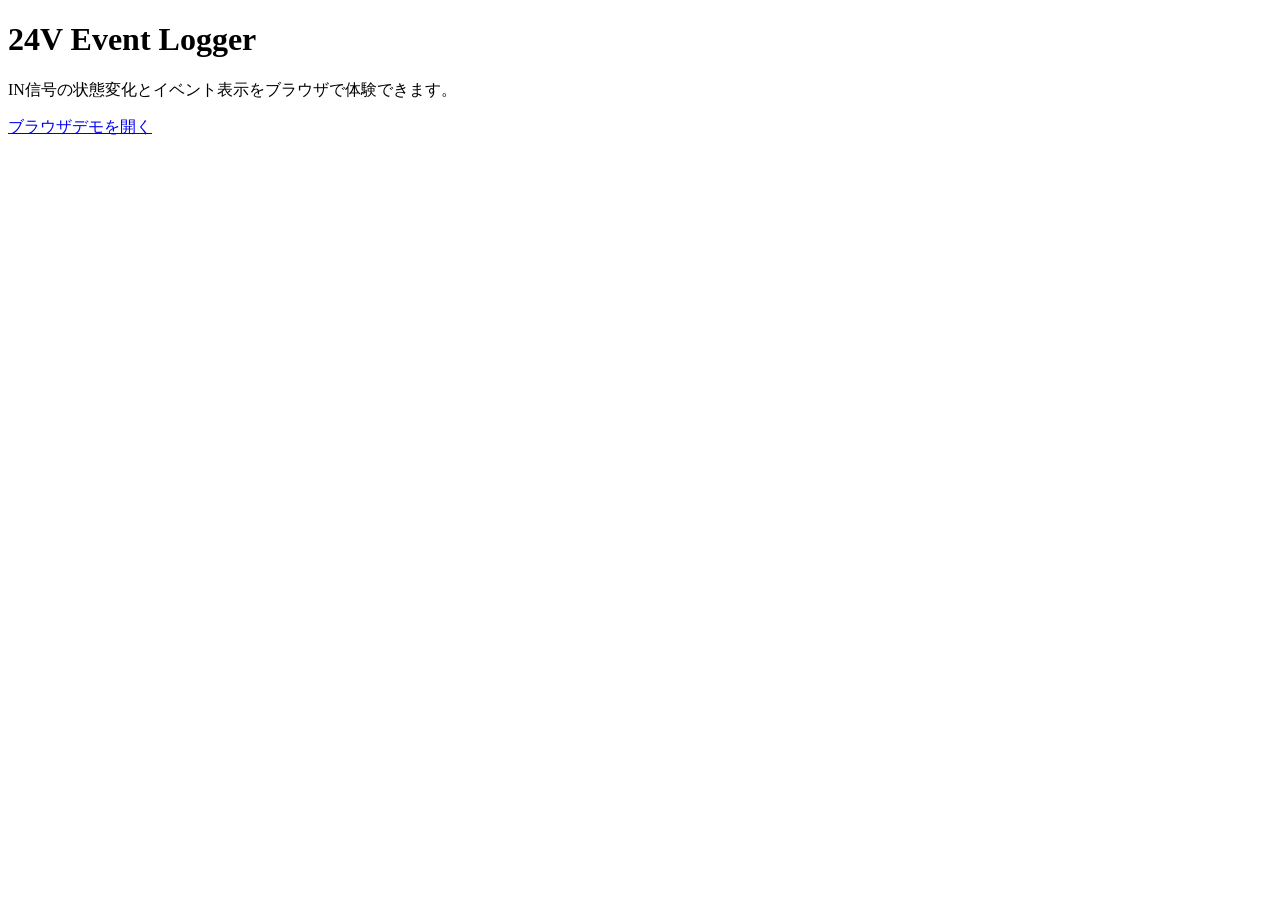
<file: docs/index.html>
<!doctype html>
<html lang="ja">
  <head>
    <meta charset="UTF-8">
    <meta name="viewport" content="width=device-width, initial-scale=1.0">
    <meta name="description" content="24V Event Loggerのブラウザデモ">
    <title>24V Event Logger | ブラウザデモ</title>
  </head>
  <body>
    <main>
      <h1>24V Event Logger</h1>
      <p>IN信号の状態変化とイベント表示をブラウザで体験できます。</p>
      <p><a href="./demo/">ブラウザデモを開く</a></p>
    </main>
  </body>
</html>
</file>
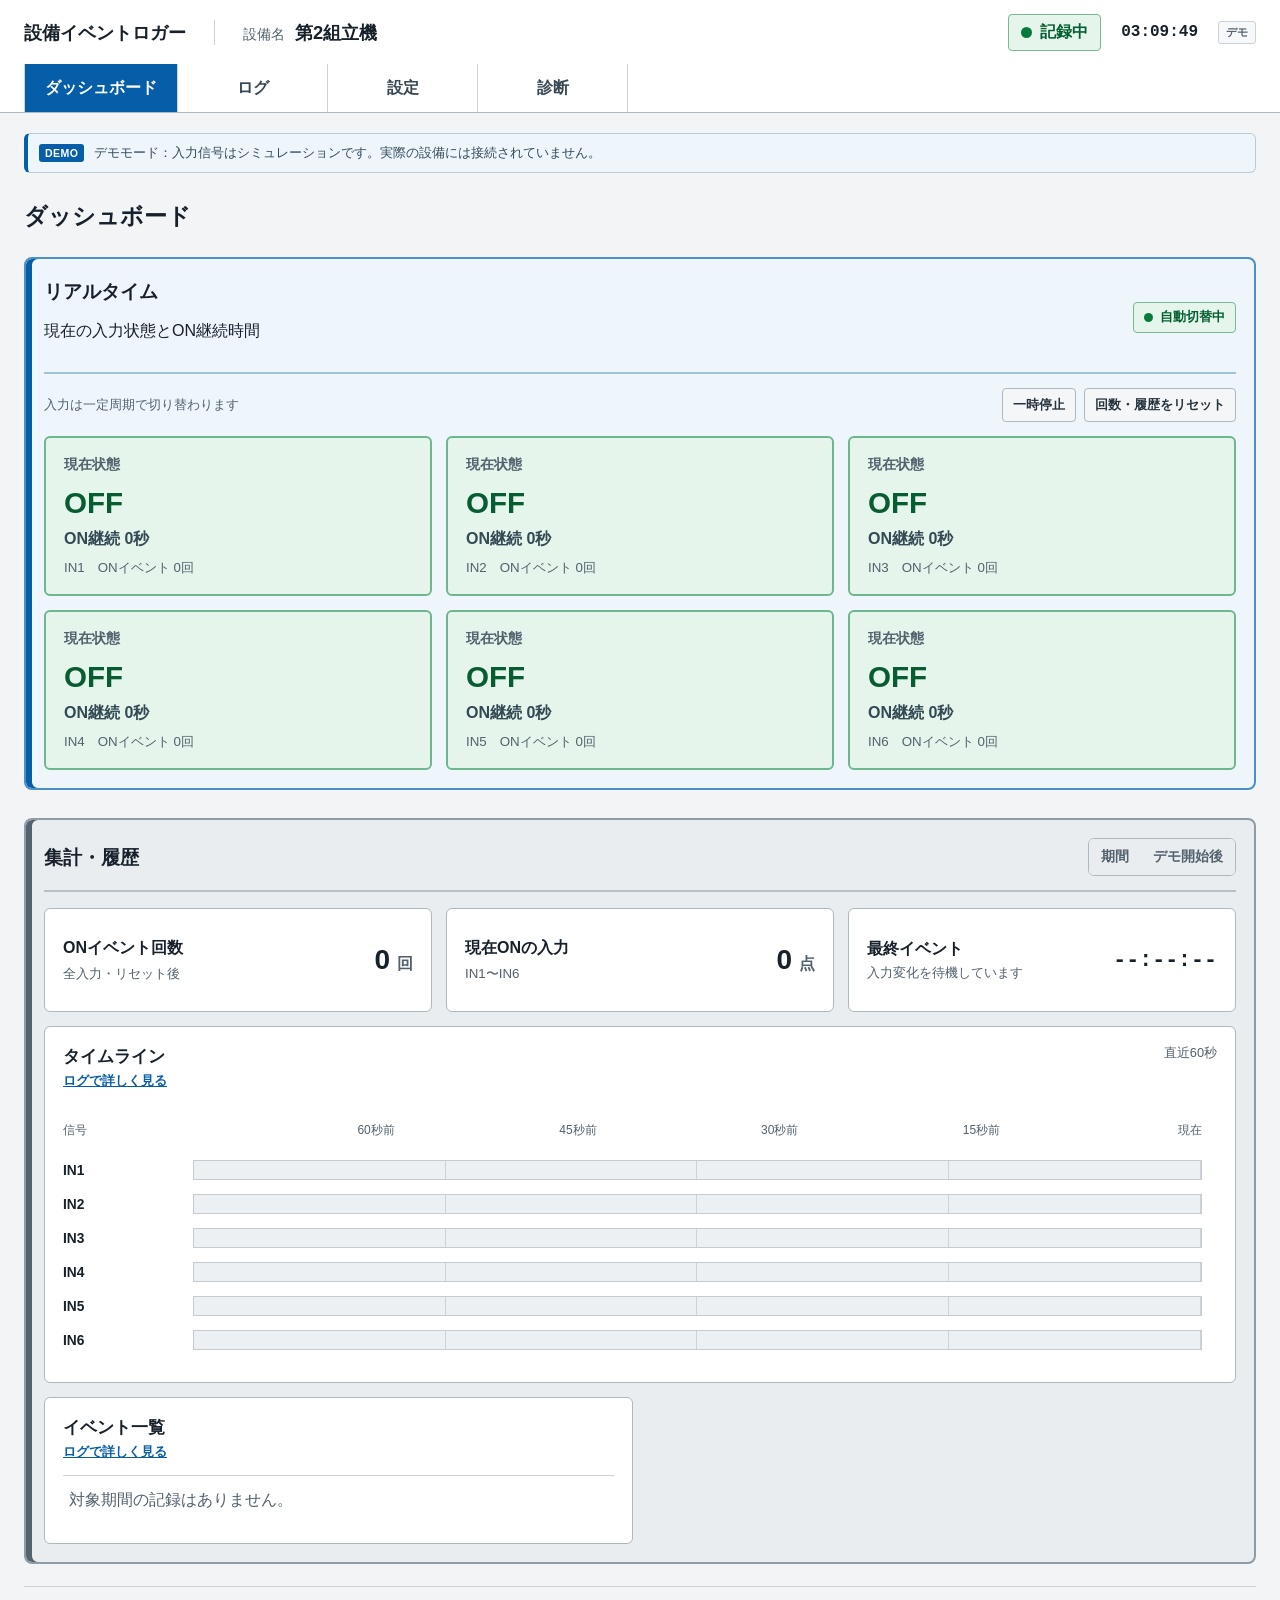
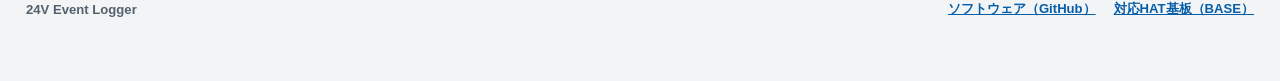
<file: docs/demo/index.html>
<!doctype html>
<html lang="ja">
  <head>
    <meta charset="UTF-8">
    <meta name="viewport" content="width=device-width, initial-scale=1.0">
    <meta name="theme-color" content="#f2f4f6">
    <meta name="description" content="24V Event Loggerの実物GUIを参考にしたブラウザデモです。">
    <title>設備イベントロガー | デモ</title>
    <link rel="stylesheet" href="./app.css">
    <link rel="stylesheet" href="./style.css">
    <script defer src="./app.js"></script>
  </head>
  <body>
    <header class="app-header">
      <div class="header-main">
        <div class="product-name">設備イベントロガー</div>
        <div class="equipment-name"><span>設備名</span><strong>第2組立機</strong></div>
        <div class="header-right">
          <div class="live-badge" id="logging-badge" role="status" aria-live="polite">
            <span class="pulse-dot" aria-hidden="true"></span>
            <span id="logging-status">記録中</span>
          </div>
          <time class="system-clock mono" id="system-clock">--:--:--</time>
          <span class="demo-header-label">デモ</span>
        </div>
      </div>
      <nav class="main-nav" aria-label="メインメニュー">
        <button class="nav-item is-active" data-view="dashboard" type="button">ダッシュボード</button>
        <button class="nav-item" data-view="logs" type="button">ログ</button>
        <button class="nav-item" data-view="settings" type="button">設定</button>
        <button class="nav-item" data-view="diagnostics" type="button">診断</button>
      </nav>
    </header>

    <main class="main-content">
      <div class="demo-notice" role="note">
        <span class="demo-mark" aria-hidden="true">DEMO</span>
        <p>デモモード：入力信号はシミュレーションです。実際の設備には接続されていません。</p>
      </div>

      <section class="view is-active" id="view-dashboard" aria-labelledby="dashboard-heading">
        <div class="page-heading"><div><h1 id="dashboard-heading">ダッシュボード</h1></div></div>

        <section class="dashboard-zone dashboard-zone--realtime current-state-area" aria-labelledby="current-state-heading">
          <div class="section-heading">
            <div><h2 id="current-state-heading">リアルタイム</h2><p>現在の入力状態とON継続時間</p></div>
            <span class="realtime-label" id="realtime-status">自動切替中</span>
          </div>
          <div class="demo-controls" aria-label="デモ操作">
            <span class="demo-control-note">入力は一定周期で切り替わります</span>
            <button class="secondary-button small-button" id="simulation-toggle" type="button" aria-pressed="false">一時停止</button>
            <button class="secondary-button small-button" id="reset-demo" type="button">回数・履歴をリセット</button>
          </div>
          <div class="dashboard-widget-grid" id="channel-grid" role="list" aria-label="IN1からIN6の現在状態"></div>
        </section>

        <section class="dashboard-zone dashboard-zone--history history-area" aria-labelledby="history-heading">
          <div class="history-heading">
            <div><h2 id="history-heading">集計・履歴</h2></div>
            <div class="period-control" aria-label="表示期間"><span>期間</span><span>デモ開始後</span></div>
          </div>
          <div class="dashboard-widget-grid" id="dashboard-history-grid">
            <article class="summary-card" data-size="small">
              <div><span>ONイベント回数</span><small>全入力・リセット後</small></div>
              <div class="summary-value"><strong id="event-count">0</strong><span>回</span></div>
            </article>
            <article class="summary-card" data-size="small">
              <div><span>現在ONの入力</span><small>IN1〜IN6</small></div>
              <div class="summary-value"><strong id="active-count">0</strong><span>点</span></div>
            </article>
            <article class="last-event-card" data-size="small">
              <div><span>最終イベント</span><small id="last-event-channel">入力変化を待機しています</small></div>
              <strong class="mono" id="last-event-at">--:--:--</strong>
            </article>
            <article class="panel timeline-panel" data-size="large">
              <div class="panel-head">
                <div><h2>タイムライン</h2><button class="link-button" data-view-link="logs" type="button">ログで詳しく見る</button></div>
                <span class="updated-time">直近60秒</span>
              </div>
              <div class="timeline-scroll" tabindex="0" aria-label="IN1からIN6の直近60秒のタイムライン">
                <div class="timeline" id="timeline"></div>
              </div>
            </article>
            <article class="panel recent-panel" data-size="medium">
              <div class="panel-head"><div><h2>イベント一覧</h2><button class="link-button" data-view-link="logs" type="button">ログで詳しく見る</button></div></div>
              <div class="event-list" id="demo-event-list" aria-live="polite"></div>
            </article>
          </div>
        </section>
      </section>

      <section class="view" id="view-logs" aria-labelledby="logs-heading">
        <div class="page-heading">
          <div><h1 id="logs-heading">記録履歴</h1><p>デモ中に発生した入力の変化を表示します。</p></div>
          <button class="primary-button" type="button" disabled title="デモでは利用できません">CSVに保存</button>
        </div>
        <div class="filter-panel" aria-label="ログの絞り込み（表示のみ）">
          <label>期間<select disabled><option>デモ開始後</option></select></label>
          <label>信号<select disabled><option>すべて</option></select></label>
          <label>変化<select disabled><option>ONとOFF</option></select></label>
          <label>記録の種類<select disabled><option>入力の変化</option></select></label>
          <label>OUT発生源<select disabled><option>該当なし</option></select></label>
        </div>
        <div class="table-card">
          <div class="table-summary"><strong id="log-total">0件</strong><span class="page-size-label">新しい順・最大20件</span></div>
          <div class="table-scroll">
            <table>
              <thead><tr><th>日時</th><th>信号</th><th>変化</th><th>記録の種類</th><th>時刻</th></tr></thead>
              <tbody id="log-table-body"><tr><td colspan="5">最初の信号変化を待機しています。</td></tr></tbody>
            </table>
          </div>
          <div class="pagination"><button type="button" disabled>前へ</button><span>1 / 1ページ</span><button type="button" disabled>次へ</button></div>
        </div>
        <p class="demo-static-note">絞り込み、ページ移動、CSV保存はデモでは利用できません。</p>
      </section>

      <section class="view" id="view-settings" aria-labelledby="settings-heading">
        <div class="page-heading"><div><h1 id="settings-heading">設定</h1><p>画面構成は製品GUIに準拠しています。設定の保存はできません。</p></div></div>
        <nav class="settings-nav" aria-label="設定項目">
          <button class="is-active" type="button" data-settings-target="dashboard-settings">ダッシュボード</button>
          <button type="button" data-settings-target="input-settings">入力信号</button>
          <button type="button" data-settings-target="output-settings">出力動作</button>
          <button type="button" data-settings-target="system-settings">本体・データ</button>
        </nav>

        <section class="panel settings-section is-active-settings" id="dashboard-settings">
          <div class="panel-head"><div><h2>ダッシュボード表示・配置</h2><p>表示する信号や集計方法、並び順を設定します。</p></div></div>
          <div class="widget-settings-list">
            <section class="widget-group">
              <div class="widget-group-heading"><strong>リアルタイム</strong><button class="primary-button small-button" type="button" disabled>表示項目を追加</button></div>
              <div class="widget-group-list">
                <div class="widget-setting-row"><span class="drag-handle" aria-hidden="true">⋮⋮</span><div><strong>現在状態</strong><small>IN1〜IN6・ON継続時間を表示</small></div><span class="widget-size">表示幅　小</span><span>デモ表示</span></div>
              </div>
            </section>
            <section class="widget-group">
              <div class="widget-group-heading"><strong>集計・履歴</strong><button class="primary-button small-button" type="button" disabled>表示項目を追加</button></div>
              <div class="widget-group-list">
                <div class="widget-setting-row"><span class="drag-handle" aria-hidden="true">⋮⋮</span><div><strong>ONイベント回数・現在ON数</strong><small>入力信号の変化を集計</small></div><span class="widget-size">表示幅　小</span><span>デモ表示</span></div>
                <div class="widget-setting-row"><span class="drag-handle" aria-hidden="true">⋮⋮</span><div><strong>タイムライン・イベント一覧</strong><small>IN1〜IN6の変化を表示</small></div><span class="widget-size">表示幅　大</span><span>デモ表示</span></div>
              </div>
            </section>
          </div>
        </section>

        <section class="panel settings-section" id="input-settings">
          <div class="panel-head"><div><h2>入力信号</h2><p>記録するIN信号、名称、信号確定待ち時間を設定します。</p></div></div>
          <div class="channel-settings">
            <div class="channel-row"><div class="channel-identity"><strong>IN1</strong><small>入力信号</small></div><label>名称<input value="IN1" disabled></label><label>信号確定待ち時間<input value="50 ms" disabled></label><div class="channel-use"><span class="field-label">使用</span><button class="switch is-on" type="button" disabled aria-label="IN1を使用"><span></span></button></div></div>
            <div class="channel-row"><div class="channel-identity"><strong>IN2</strong><small>入力信号</small></div><label>名称<input value="IN2" disabled></label><label>信号確定待ち時間<input value="50 ms" disabled></label><div class="channel-use"><span class="field-label">使用</span><button class="switch is-on" type="button" disabled aria-label="IN2を使用"><span></span></button></div></div>
            <div class="channel-row"><div class="channel-identity"><strong>IN3</strong><small>入力信号</small></div><label>名称<input value="IN3" disabled></label><label>信号確定待ち時間<input value="50 ms" disabled></label><div class="channel-use"><span class="field-label">使用</span><button class="switch is-on" type="button" disabled aria-label="IN3を使用"><span></span></button></div></div>
            <div class="channel-row"><div class="channel-identity"><strong>IN4</strong><small>入力信号</small></div><label>名称<input value="IN4" disabled></label><label>信号確定待ち時間<input value="50 ms" disabled></label><div class="channel-use"><span class="field-label">使用</span><button class="switch is-on" type="button" disabled aria-label="IN4を使用"><span></span></button></div></div>
            <div class="channel-row"><div class="channel-identity"><strong>IN5</strong><small>入力信号</small></div><label>名称<input value="IN5" disabled></label><label>信号確定待ち時間<input value="50 ms" disabled></label><div class="channel-use"><span class="field-label">使用</span><button class="switch is-on" type="button" disabled aria-label="IN5を使用"><span></span></button></div></div>
            <div class="channel-row"><div class="channel-identity"><strong>IN6</strong><small>入力信号</small></div><label>名称<input value="IN6" disabled></label><label>信号確定待ち時間<input value="50 ms" disabled></label><div class="channel-use"><span class="field-label">使用</span><button class="switch is-on" type="button" disabled aria-label="IN6を使用"><span></span></button></div></div>
          </div>
        </section>

        <section class="panel settings-section" id="output-settings">
          <div class="panel-head"><div><h2>出力動作</h2><p>OUT信号をどの条件で動かすかを設定します。</p></div></div>
          <section class="output-function">
            <div class="output-function-head"><h3>動作確認信号（Heartbeat）</h3></div>
            <div class="heartbeat-settings">
              <div class="heartbeat-copy"><small>正常に記録できていることを、外部機器へ周期信号で知らせます。</small></div>
              <div class="settings-field"><span class="field-label">使用</span><button class="switch" type="button" disabled aria-label="Heartbeat（デモ表示のみ）"><span></span></button></div>
              <label>出力先<select disabled><option>OUT1</option></select></label>
              <label>切替間隔<input value="5秒" disabled></label>
            </div>
          </section>
          <section class="output-function">
            <div class="output-function-head"><h3>条件ルール</h3><button class="secondary-button" type="button" disabled>条件ルールを追加</button></div>
            <p class="demo-static-note">この画面では出力や条件ルールは動作しません。</p>
          </section>
        </section>

        <section class="panel compact-panel settings-section" id="system-settings">
          <div class="panel-head"><div><h2>本体・データ</h2><p>本体情報、時刻、アクセス保護、記録の保存期間を設定します。</p></div></div>
          <div class="system-settings-grid">
            <label>設備名<input value="第2組立機" disabled></label>
            <label>ホスト名<input value="event-logger" disabled><small>変更は再起動後に反映されます。</small></label>
            <label>タイムゾーン<select disabled><option>Asia/Tokyo</option></select></label>
            <div class="settings-field"><span class="field-label">パスワード保護</span><button class="switch" type="button" disabled><span></span></button></div>
            <label>記録を残す期間<select disabled><option>365日</option></select></label>
          </div>
          <p class="help-text">設定変更と保存はデモでは利用できません。</p>
        </section>
        <div class="settings-save-bar"><span>設定の保存はできません。</span><button class="primary-button" type="button" disabled>変更を保存</button></div>
      </section>

      <section class="view" id="view-diagnostics" aria-labelledby="diagnostics-heading">
        <div class="page-heading"><div><h1 id="diagnostics-heading">点検・診断</h1><p>状態値はデモ用の固定表示です。</p></div></div>
        <div class="diagnostic-grid">
          <section class="panel health-overview">
            <div class="panel-head"><div><h2>システム状態</h2></div></div>
            <div class="health-items">
              <div class="health-item"><span>ロガー</span><strong class="health-value">動作中（デモ）</strong></div>
              <div class="health-item"><span>入力記録</span><strong class="health-value">シミュレーション</strong></div>
              <div class="health-item"><span>データベース</span><strong class="health-value attention">未接続</strong></div>
              <div class="health-item"><span>ソフトウェア更新</span><strong class="health-value attention">未確認</strong></div>
            </div>
          </section>
          <section class="panel io-panel">
            <div class="panel-head"><div><h2>現在の入出力</h2></div><span class="updated-time">1秒ごとに更新</span></div>
            <div class="io-grid" id="diagnostic-io-grid"></div>
          </section>
          <section class="panel maintenance-panel">
            <div class="panel-head"><div><h2>記録停止・出力テスト</h2></div></div>
            <div class="maintenance-state"><span class="status-dot status-dot--ok"></span><div><strong>デモモード</strong><small>実際の記録停止や出力テストは行いません。</small></div></div>
            <p class="safety-note">実機操作はデモから実行できません。</p>
            <button class="danger-button" type="button" disabled>記録を停止して出力テストへ</button>
            <div class="output-tests" aria-label="出力テスト">
              <button class="test-button" type="button" disabled>OUT1 テスト</button><button class="test-button" type="button" disabled>OUT2 テスト</button><button class="test-button" type="button" disabled>OUT3 テスト</button>
            </div>
          </section>
        </div>
        <section class="panel update-panel">
          <div class="panel-head"><div><h2>ソフトウェア更新</h2><p>更新確認と適用はデモでは利用できません。</p></div><div class="update-actions"><button class="secondary-button" type="button" disabled>更新を確認</button><button class="primary-button" type="button" disabled>更新を適用</button></div></div>
          <dl class="update-versions"><div><dt>現在のVersion</dt><dd>デモ表示</dd></div><div><dt>最新の安定版</dt><dd>未確認</dd></div></dl>
          <p class="update-status">更新状態は確認していません。</p>
        </section>
        <section class="panel">
          <div class="panel-head"><div><h2>本体の再起動</h2><p>デモから本体の再起動は行えません。</p></div><button class="danger-button" type="button" disabled>本体を再起動</button></div>
        </section>
      </section>

      <footer class="demo-footer" aria-label="関連リンク">
        <span>24V Event Logger</span>
        <a href="https://github.com/raspikoubou/24v-event-logger-oss" target="_blank" rel="noopener noreferrer">ソフトウェア（GitHub）</a>
        <a href="https://raspikoubou.theshop.jp/items/92486466" target="_blank" rel="noopener noreferrer">対応HAT基板（BASE）</a>
      </footer>
    </main>
  </body>
</html>
</file>
<file: docs/demo/app.css>
:root {
  color-scheme: light;
  --bg: #f2f4f6;
  --surface: #ffffff;
  --surface-alt: #f7f8f9;
  --border: #cbd2d8;
  --border-dark: #aeb8c0;
  --text: #17212b;
  --muted: #52616d;
  --blue: #075ea8;
  --blue-dark: #064b85;
  --blue-soft: #e7f2fb;
  --green: #087a3e;
  --green-bg: #e5f5eb;
  --red: #b4232d;
  --red-bg: #fde8ea;
  --amber: #8a5700;
  --amber-bg: #fff2cf;
  --gray-bg: #e9edf0;
  --radius: 6px;
  font-family: -apple-system, BlinkMacSystemFont, "Segoe UI", "Noto Sans JP", "Hiragino Kaku Gothic ProN", Meiryo, sans-serif;
  font-size: 16px;
}

* { box-sizing: border-box; }
html { background: var(--bg); }
body { min-width: 320px; min-height: 100vh; margin: 0; color: var(--text); background: var(--bg); }
button, input, select { font: inherit; }
button { color: inherit; }
.mono { font-family: "SFMono-Regular", Consolas, monospace; font-variant-numeric: tabular-nums; }

.app-header { position: sticky; top: 0; z-index: 20; background: var(--surface); border-bottom: 1px solid var(--border-dark); }
.header-main { display: flex; align-items: center; gap: 28px; min-height: 64px; max-width: 1440px; margin: 0 auto; padding: 8px 24px; }
.product-name { padding-right: 28px; border-right: 1px solid var(--border); font-size: 1.15rem; font-weight: 800; white-space: nowrap; }
.equipment-name { display: flex; align-items: baseline; gap: 10px; }
.equipment-name span { color: var(--muted); font-size: 0.85rem; }
.equipment-name strong { font-size: 1.15rem; }
.header-right { display: flex; align-items: center; gap: 20px; margin-left: auto; }
.live-badge { display: inline-flex; align-items: center; gap: 8px; padding: 7px 12px; border: 1px solid #78b993; border-radius: 4px; color: #045f31; background: var(--green-bg); font-weight: 700; }
.live-badge.is-stopped { color: var(--amber); border-color: #d3ae61; background: var(--amber-bg); }
.live-badge.is-critical { color: var(--red); border-color: var(--red); background: var(--red-bg); }
.live-badge.is-critical .pulse-dot { background: var(--red); }
.pulse-dot, .status-dot { width: 11px; height: 11px; flex: none; border-radius: 50%; background: var(--green); }
.live-badge.is-stopped .pulse-dot, .status-dot--stopped { background: #d28700; }
.status-dot--critical { background: var(--red); }
.status-dot--ok { background: var(--green); }
.system-clock { min-width: 72px; font-size: 1rem; font-weight: 700; }
.main-nav { display: flex; max-width: 1440px; margin: 0 auto; padding: 0 24px; }
.nav-item { min-width: 150px; min-height: 48px; padding: 10px 20px; border: 0; border-right: 1px solid var(--border); background: var(--surface); color: #384853; cursor: pointer; font-weight: 700; }
.nav-item:first-child { border-left: 1px solid var(--border); }
.nav-item:hover { background: #eef3f7; }
.nav-item.is-active { color: #ffffff; background: var(--blue); }

.main-content { width: min(1440px, 100%); margin: 0 auto; padding: 20px 24px 50px; }
.banner { display: flex; align-items: center; gap: 12px; min-height: 52px; margin-bottom: 20px; padding: 10px 14px; border: 1px solid #e0b451; border-left: 6px solid #d28a00; border-radius: var(--radius); background: var(--amber-bg); }
.banner[hidden] { display: none; }
.banner--maintenance { color: #663e00; border-color: #d49b2d; background: #fff0c2; }
.banner--critical { color: var(--red); border-color: var(--red); background: var(--red-bg); }
.banner--storage { color: #663e00; }
.banner--critical div span { color: var(--red); }
.banner-icon, .dialog-icon { display: grid; place-items: center; width: 28px; height: 28px; flex: none; border-radius: 50%; color: #ffffff; background: #b66a00; font-weight: 900; }
.banner--critical .banner-icon { background: var(--red); }
.banner div { display: flex; flex-wrap: wrap; gap: 5px 14px; }
.banner strong { color: #663e00; }
.banner--critical strong { color: var(--red); }
.banner span { color: #765a28; }
.text-button, .link-button { margin-left: auto; padding: 6px 0; border: 0; background: transparent; color: var(--blue); cursor: pointer; font-weight: 700; text-decoration: underline; white-space: nowrap; }

.view { display: none; }
.view.is-active { display: block; }
.is-hidden-widget { display: none !important; }
.page-heading { display: flex; align-items: center; justify-content: space-between; gap: 20px; min-height: 54px; margin-bottom: 14px; }
.page-heading h1 { margin: 0; font-size: 1.45rem; }
.page-heading p { margin: 5px 0 0; color: var(--muted); }
.heading-link { margin: 4px 0 0; }
.period-control { display: flex; flex-wrap: wrap; align-items: center; gap: 0; border: 1px solid var(--border-dark); border-radius: var(--radius); overflow: hidden; background: var(--surface); }
.period-control > span { padding: 9px 12px; color: var(--muted); background: var(--gray-bg); font-size: 0.875rem; font-weight: 700; }
.period-button { min-width: 76px; padding: 9px 13px; border: 0; border-left: 1px solid var(--border); background: var(--surface); cursor: pointer; font-weight: 700; }
.period-button:hover { background: var(--blue-soft); }
.period-button.is-active { color: #ffffff; background: var(--blue); }
.custom-period-fields { display: grid; grid-template-columns: minmax(190px, 1fr) minmax(190px, 1fr) auto; align-items: end; gap: 12px; margin: 0 0 16px; padding: 12px; border: 1px solid var(--border); border-radius: var(--radius); background: var(--surface); }
.custom-period-fields[hidden] { display: none; }
.history-area { margin-top: 0; }
.history-heading { display: flex; align-items: center; justify-content: space-between; gap: 18px; margin-bottom: 16px; padding-bottom: 14px; border-bottom: 2px solid #b7c0c7; }
.history-heading h2 { margin: 2px 0 0; font-size: 1.2rem; }

.current-status, .panel, .summary-card, .filter-panel, .table-card, .diagnostic-summary { border: 1px solid var(--border-dark); border-radius: var(--radius); background: var(--surface); }
.current-status { margin-bottom: 14px; padding: 18px; }
.section-title-row, .panel-head { display: flex; align-items: flex-start; justify-content: space-between; gap: 16px; margin-bottom: 14px; }
.section-title-row h2, .panel h2 { margin: 0; font-size: 1.05rem; }
.section-title-row p, .panel-head p { margin: 4px 0 0; color: var(--muted); font-size: 0.875rem; }
.panel-head .link-button { display: block; margin: 5px 0 0; padding: 0; font-size: 0.8rem; }
.updated-time { color: var(--muted); font-size: 0.8rem; white-space: nowrap; }
.status-grid { display: grid; grid-template-columns: repeat(6, minmax(130px, 1fr)); gap: 10px; }
.status-card { min-height: 143px; padding: 13px; border: 2px solid var(--border); border-radius: var(--radius); background: var(--surface-alt); }
.status-card.is-on { border-color: #49a973; background: var(--green-bg); }
.status-card.is-off { border-color: #99a8b2; background: #f3f5f6; }
.status-card.is-unknown { color: #5e6971; border-color: #b9c0c5; background: #e7ebee; }
.channel-number { color: var(--muted); font-size: 0.78rem; font-weight: 800; }
.status-name { margin-top: 3px; font-size: 1rem; font-weight: 800; }
.status-value { display: flex; align-items: center; gap: 8px; margin-top: 14px; font-size: 1.65rem; font-weight: 900; }
.status-value span { width: 15px; height: 15px; border-radius: 50%; background: #87939b; }
.is-on .status-value { color: var(--green); }
.is-on .status-value span { background: var(--green); }
.is-off .status-value { color: #3c4952; }
.is-unknown .status-value { font-size: 1.25rem; }
.status-card small { display: block; margin-top: 8px; color: var(--muted); font-size: 0.8rem; }
.output-status { padding-top: 14px; padding-bottom: 14px; }
.output-status-grid { display: grid; grid-template-columns: repeat(6, minmax(120px, 1fr)); gap: 8px; }
.output-card { display: grid; grid-template-columns: 1fr auto; gap: 5px 8px; padding: 10px; border: 1px solid var(--border); border-radius: 4px; background: var(--surface-alt); }
.output-card strong { font-size: 0.84rem; }
.output-card small { grid-column: 1 / -1; color: var(--muted); font-size: 0.76rem; }
.output-card .value-pill { align-self: start; }

.dashboard-zone { padding: 18px; border: 2px solid; border-radius: 8px; }
.dashboard-zone--realtime { border-color: #4c8fc6; background: #eef6fc; box-shadow: inset 6px 0 0 var(--blue); }
.dashboard-zone--history { border-color: #8f9ca5; background: #e9edf0; box-shadow: inset 6px 0 0 #53636f; }
.current-state-area { margin-bottom: 28px; }
.section-heading { display: flex; align-items: center; justify-content: space-between; gap: 16px; margin-bottom: 16px; padding-bottom: 14px; border-bottom: 2px solid #9fc2dd; }
.section-heading h2 { margin: 2px 0 0; font-size: 1.2rem; }
.realtime-label { display: inline-flex; align-items: center; gap: 7px; flex: none; padding: 6px 10px; border: 1px solid #78b993; border-radius: 4px; color: #045f31; background: var(--green-bg); font-size: 0.8rem; font-weight: 800; }
.realtime-label::before { content: ""; width: 9px; height: 9px; border-radius: 50%; background: var(--green); }
.current-state-grid { display: grid; grid-template-columns: repeat(2, minmax(0, 1fr)); gap: 10px; }
.period-summary-grid { display: grid; grid-template-columns: repeat(2, minmax(0, 1fr)); gap: 10px; margin-bottom: 14px; }
.overview-card { min-height: 152px; padding: 17px 18px; border: 2px solid var(--border); border-radius: var(--radius); background: var(--surface); }
.overview-card.is-active-state { border-color: #4c8fc6; background: var(--blue-soft); }
.overview-card.is-normal-state { border-color: #6eb68d; background: var(--green-bg); }
.overview-label { color: var(--muted); font-size: 0.9rem; font-weight: 800; }
.overview-card > strong { display: block; margin-top: 12px; font-size: 1.85rem; }
.overview-card.is-active-state > strong { color: var(--blue-dark); }
.overview-card.is-normal-state > strong { color: #075d31; }
.overview-card p { margin: 9px 0 0; color: #334954; font-weight: 700; }
.overview-card small { display: block; margin-top: 9px; color: var(--muted); }
.summary-grid { display: grid; grid-template-columns: repeat(3, 1fr); gap: 10px; margin-bottom: 14px; }
.summary-card { display: grid; grid-template-columns: 1fr auto; align-items: center; min-height: 104px; padding: 16px 18px; }
.period-summary-grid .summary-card { min-height: 116px; }
.summary-card > div:first-child span, .summary-card > div:first-child small { display: block; }
.summary-card > div:first-child span { font-weight: 800; }
.summary-card > div:first-child small { margin-top: 6px; color: var(--muted); }
.summary-value { display: flex; align-items: baseline; gap: 7px; text-align: right; }
.summary-value strong { font-size: 1.75rem; font-variant-numeric: tabular-nums; }
.summary-value span { color: var(--muted); font-weight: 700; }
.summary-card .small-button { grid-column: 2; justify-self: end; margin-top: 7px; }
.last-event-card { display: grid; grid-template-columns: 1fr auto; align-items: center; gap: 18px; margin-bottom: 14px; padding: 13px 18px; border: 1px solid var(--border-dark); border-radius: var(--radius); background: var(--surface); }
.last-event-card span, .last-event-card small { display: block; }
.last-event-card span { font-weight: 800; }
.last-event-card small { margin-top: 4px; color: var(--muted); }
.last-event-card > strong { font-size: 1.35rem; font-variant-numeric: tabular-nums; }

.dashboard-lower { display: grid; grid-template-columns: minmax(0, 2fr) minmax(330px, 0.85fr); gap: 14px; }
.dashboard-widget-grid { display: grid; grid-template-columns: repeat(12, minmax(0, 1fr)); gap: 14px; align-items: stretch; }
.dashboard-widget-grid > [data-size="small"] { grid-column: span 4; }
.dashboard-widget-grid > [data-size="medium"] { grid-column: span 6; }
.dashboard-widget-grid > [data-size="large"] { grid-column: span 12; }
.dashboard-widget-grid > .last-event-card { margin-bottom: 0; }
.dashboard-widget-grid > .panel,
.dashboard-widget-grid > .overview-card,
.dashboard-widget-grid > .summary-card,
.dashboard-widget-grid > .last-event-card { min-width: 0; height: 100%; }
.custom-history-widget .panel-head { margin-bottom: 12px; }
.custom-history-widget [data-history-widget-body] > small { display: block; margin-top: 10px; color: var(--muted); }
.custom-widget-value { display: flex; align-items: baseline; gap: 7px; min-height: 44px; }
.custom-widget-value strong { font-size: 1.65rem; font-variant-numeric: tabular-nums; }
.custom-widget-value span { color: var(--muted); font-weight: 700; }
.custom-widget-empty { margin: 0; color: var(--muted); }
.custom-mini-layout { display: grid; grid-template-columns: 46px minmax(0, 1fr); gap: 8px; }
.custom-mini-label, .custom-mini-timeline { display: flex; align-items: center; height: 44px; }
.custom-mini-scroll { min-width: 0; overflow-x: auto; overscroll-behavior-x: contain; }
.custom-mini-scroll:focus-visible { outline: 3px solid rgba(7, 94, 168, 0.25); outline-offset: 3px; }
.custom-mini-track { position: relative; width: 100%; min-width: 0; overflow: hidden; height: 20px; border: 1px solid #c4ccd2; background: #edf0f2; }
.mini-timeline-toolbar { display: flex; align-items: center; justify-content: space-between; gap: 10px; margin-bottom: 6px; color: var(--muted); font-size: 0.8rem; }
.mini-timeline-toolbar > div { display: flex; align-items: center; gap: 7px; }
.mini-timeline-toolbar output { min-width: 34px; text-align: center; font-weight: 800; }
.custom-mini-segment, .custom-mini-pulse { position: absolute; top: 2px; bottom: 2px; min-height: 0; padding: 0; border: 0; background: var(--blue); cursor: pointer; }
.custom-mini-unknown, .timeline-unknown { position: absolute; top: 2px; bottom: 2px; min-height: 0; padding: 0; border: 0; background: repeating-linear-gradient(135deg, #a9b4bc 0, #a9b4bc 4px, #d8dee2 4px, #d8dee2 8px); cursor: pointer; }
.custom-mini-marker, .custom-mini-unknown-marker { position: absolute; top: 2px; bottom: 2px; width: 16px; min-height: 0; padding: 0; border: 0; background: transparent; cursor: pointer; }
.timeline-marker, .timeline-unknown-marker { position: absolute; top: 3px; width: 24px; height: 12px; min-height: 0; padding: 0; border: 0; border-radius: 2px; background: transparent; cursor: pointer; }
.custom-mini-marker::after, .timeline-marker::after,
.custom-mini-unknown-marker::after, .timeline-unknown-marker::after { content: ""; position: absolute; top: 0; bottom: 0; left: 50%; width: 3px; transform: translateX(-50%); border-radius: 2px; pointer-events: none; }
.custom-mini-marker::after, .timeline-marker::after { background: var(--blue); }
.custom-mini-unknown-marker::after, .timeline-unknown-marker::after { background: repeating-linear-gradient(135deg, #a9b4bc 0, #a9b4bc 2px, #d8dee2 2px, #d8dee2 4px); }
.custom-mini-pulse { width: 3px; transform: translateX(-1px); }
.custom-mini-segment:hover, .custom-mini-pulse:hover,
.custom-mini-segment:focus-visible, .custom-mini-pulse:focus-visible,
.custom-mini-segment.is-selected, .custom-mini-pulse.is-selected { z-index: 2; outline: 2px solid #ffffff; box-shadow: 0 0 0 4px #17212b; }
.custom-mini-marker:hover, .custom-mini-unknown-marker:hover,
.custom-mini-marker:focus-visible, .custom-mini-unknown-marker:focus-visible,
.custom-mini-marker.is-selected, .custom-mini-unknown-marker.is-selected { z-index: 2; outline: 2px solid #ffffff; box-shadow: 0 0 0 4px #17212b; }
.panel { padding: 18px; }
.timeline-zoom { display: flex; align-items: center; gap: 8px; }
.timeline-zoom .small-button { min-width: 40px; padding: 7px 10px; font-size: 1rem; }
.timeline-zoom output { min-width: 34px; text-align: center; color: var(--muted); font-size: 0.8rem; font-weight: 800; }
.timeline-scroll { overflow-x: auto; overscroll-behavior-x: contain; scrollbar-gutter: stable; }
.timeline-scroll:focus-visible { outline: 3px solid rgba(7, 94, 168, 0.25); outline-offset: 3px; }
.timeline { margin-top: 18px; min-width: 100%; }
.timeline-axis { display: grid; grid-template-columns: 130px repeat(5, 1fr); padding-bottom: 7px; color: var(--muted); font-size: 0.75rem; }
.timeline-axis span:not(:first-child) { text-align: right; }
.timeline-row { display: grid; grid-template-columns: 130px 1fr; align-items: center; margin: 14px 0; }
.timeline-label { display: grid; grid-template-columns: 34px 1fr; align-items: center; font-size: 0.86rem; font-weight: 700; }
.timeline-label code { color: var(--muted); font-size: 0.7rem; }
.timeline-track { position: relative; height: 20px; border: 1px solid #c4ccd2; background: repeating-linear-gradient(90deg, #edf0f2 0, #edf0f2 calc(25% - 1px), #ccd4d9 calc(25% - 1px), #ccd4d9 25%); }
.timeline-segment, .timeline-pulse { position: absolute; top: 3px; height: 12px; min-height: 0; padding: 0; border: 0; border-radius: 2px; background: var(--blue); cursor: pointer; }
.timeline-segment.cyan, .timeline-pulse.cyan { background: var(--blue); }
.timeline-segment.red, .timeline-pulse.red { background: #c02632; }
.timeline-segment.amber, .timeline-pulse.amber { background: #d17c00; }
.timeline-segment.violet, .timeline-pulse.violet { background: #4663a6; }
.timeline-segment.green, .timeline-pulse.green { background: var(--green); }
.timeline-pulse { width: 8px; transform: translateX(-4px); }
.timeline-segment:hover, .timeline-pulse:hover,
.timeline-unknown:hover, .custom-mini-unknown:hover,
.timeline-segment:focus-visible, .timeline-pulse:focus-visible,
.timeline-unknown:focus-visible, .custom-mini-unknown:focus-visible,
.timeline-segment.is-selected, .timeline-pulse.is-selected { z-index: 2; outline: 3px solid #ffffff; box-shadow: 0 0 0 5px #17212b; }
.timeline-marker:hover, .timeline-unknown-marker:hover,
.timeline-marker:focus-visible, .timeline-unknown-marker:focus-visible,
.timeline-marker.is-selected, .timeline-unknown-marker.is-selected { z-index: 2; outline: 3px solid #ffffff; box-shadow: 0 0 0 5px #17212b; }
@media (pointer: coarse) {
  .custom-mini-marker, .custom-mini-unknown-marker { top: -2px; bottom: -2px; width: 24px; }
  .timeline-marker, .timeline-unknown-marker { top: -3px; width: 24px; height: 24px; }
}
.timeline-legend { display: flex; justify-content: space-between; margin: 16px 0 0 90px; color: var(--muted); font-size: 0.75rem; }
.timeline-help { margin: 8px 0 0 90px; color: var(--muted); font-size: 0.78rem; line-height: 1.5; }
.timeline-detail { position: fixed; z-index: 60; width: min(330px, calc(100vw - 20px)); padding: 14px 16px; border: 1px solid #84939d; border-radius: var(--radius); background: #ffffff; box-shadow: 0 10px 30px rgba(20, 32, 42, 0.25); pointer-events: none; }
.timeline-detail[hidden] { display: none; }
.timeline-detail-head { display: flex; align-items: baseline; justify-content: space-between; gap: 12px; padding-bottom: 9px; border-bottom: 1px solid var(--border); }
.timeline-detail-head strong { font-size: 1rem; }
.timeline-detail-head code { color: var(--muted); font-size: 0.78rem; }
.timeline-detail dl { margin: 9px 0 0; }
.timeline-detail dl div { display: grid; grid-template-columns: 76px 1fr; gap: 10px; padding: 4px 0; }
.timeline-detail dt { color: var(--muted); font-size: 0.78rem; font-weight: 700; }
.timeline-detail dd { margin: 0; font-size: 0.82rem; font-weight: 700; text-align: right; }
.timeline-detail small { display: block; margin-top: 8px; color: var(--muted); font-size: 0.72rem; text-align: right; }
.event-list { border-top: 1px solid var(--border); }
.event-item { display: grid; grid-template-columns: 62px minmax(0, 1fr) auto; align-items: center; gap: 12px; min-height: 49px; border-bottom: 1px solid var(--border); }
.event-time { color: var(--muted); font-size: 0.8rem; }
.event-name { overflow: hidden; font-size: 0.95rem; text-overflow: ellipsis; white-space: nowrap; }
.channel-tag { padding: 2px 5px; border: 1px solid #9aa9b3; border-radius: 3px; color: #394b57; background: #edf1f3; font-size: 0.7rem; font-weight: 800; }
.channel-tag--alarm { color: var(--red); border-color: #d7999f; background: var(--red-bg); }
.value-pill { min-width: 46px; padding: 4px 7px; border: 1px solid; border-radius: 3px; text-align: center; font-size: 0.75rem; font-weight: 900; }
.value-pill--on { color: var(--blue-dark); border-color: #79a9cf; background: var(--blue-soft); }
.value-pill--off { color: #3f4d56; border-color: #aab5bc; background: #edf0f2; }

.primary-button, .secondary-button, .danger-button { min-height: 42px; padding: 8px 15px; border: 1px solid; border-radius: 4px; cursor: pointer; font-weight: 800; }
.primary-button { color: #ffffff; border-color: var(--blue-dark); background: var(--blue); }
.primary-button:hover { background: var(--blue-dark); }
.secondary-button { color: #25333d; border-color: var(--border-dark); background: #f5f6f7; }
.secondary-button:hover { background: #e7ebee; }
.danger-button { color: #ffffff; border-color: #8f1821; background: var(--red); }
.danger-button:hover { background: #911822; }
.small-button { min-height: 32px; padding: 4px 10px; font-size: 0.8rem; }

.filter-panel { display: grid; grid-template-columns: repeat(4, minmax(150px, 1fr)); gap: 14px; margin-bottom: 14px; padding: 16px; }
label { color: #394954; font-size: 0.875rem; font-weight: 700; }
select, input { width: 100%; min-height: 42px; margin-top: 6px; padding: 8px 10px; border: 1px solid var(--border-dark); border-radius: 3px; outline: none; color: var(--text); background: #ffffff; }
select:focus, input:focus { border-color: var(--blue); box-shadow: 0 0 0 3px rgba(7, 94, 168, 0.15); }
.table-card { overflow: hidden; }
.table-summary { display: flex; justify-content: space-between; padding: 13px 16px; border-bottom: 1px solid var(--border); }
.table-summary span { color: var(--muted); }
.page-size-label { display: flex; align-items: center; gap: 8px; margin-left: auto; color: var(--muted); font-size: 0.8rem; }
.page-size-label select { width: auto; min-height: 32px; margin: 0; padding: 4px 26px 4px 7px; }
.table-scroll { overflow-x: auto; }
table { width: 100%; border-collapse: collapse; }
th { padding: 12px 15px; border-bottom: 2px solid var(--border-dark); background: #e8edf1; color: #33434e; text-align: left; white-space: nowrap; }
td { padding: 12px 15px; border-bottom: 1px solid var(--border); white-space: nowrap; }
tbody tr:nth-child(even) { background: #f7f8f9; }
td:first-child { font-family: "SFMono-Regular", Consolas, monospace; font-size: 0.86rem; }
.kind-label { color: var(--muted); }
.sync-ok { color: var(--green); font-weight: 700; }
.sync-warning { color: var(--amber); font-weight: 700; }
.pagination { display: flex; justify-content: center; align-items: center; gap: 16px; padding: 14px; }
.pagination button { min-height: 34px; padding: 5px 12px; border: 1px solid var(--border); border-radius: 3px; background: #f3f5f6; }

.settings-nav { display: flex; gap: 0; margin-bottom: 14px; border: 1px solid var(--border-dark); border-radius: 4px; overflow: hidden; background: var(--surface); }
.settings-nav button { flex: 1; min-height: 44px; border: 0; border-left: 1px solid var(--border); background: var(--surface); cursor: pointer; font-weight: 800; }
.settings-nav button:first-child { border-left: 0; }
.settings-nav button:hover { color: var(--blue); background: var(--blue-soft); }
.settings-nav button.is-active { color: #ffffff; background: var(--blue); }
.settings-section { display: none; scroll-margin-top: 140px; }
.settings-section.is-active-settings { display: block; }
#dashboard-settings, #output-settings { margin-bottom: 14px; }
.widget-settings-list { display: grid; gap: 16px; }
.widget-group { border: 1px solid var(--border); border-radius: 4px; overflow: hidden; }
.widget-group-heading { display: flex; align-items: center; justify-content: space-between; min-height: 52px; padding: 10px 12px; background: #e8edf1; }
.widget-group-heading strong, .widget-group-heading small { display: block; }
.widget-group-heading small { margin-top: 3px; color: var(--muted); font-size: 0.78rem; }
.widget-group-heading .primary-button { flex: none; }
.widget-group-list { background: var(--surface); }
.widget-setting-row { display: grid; grid-template-columns: 36px minmax(210px, 1fr) 112px 72px minmax(180px, auto) 104px; align-items: center; gap: 10px; min-height: 76px; padding: 8px 4px; border-bottom: 1px solid var(--border); }
.widget-setting-row:last-child { border-bottom: 0; }
.widget-setting-row.is-highlighted { outline: 3px solid rgba(7, 94, 168, 0.2); background: var(--blue-soft); }
.widget-setting-row.is-dragging { opacity: 0.45; }
.widget-setting-row.is-drag-target { box-shadow: inset 0 3px 0 var(--blue); }
.widget-setting-row strong, .widget-setting-row small { display: block; }
.widget-setting-row small { margin-top: 3px; color: var(--muted); }
.drag-handle { display: grid; place-items: center; width: 28px; height: 34px; border: 1px solid var(--border); border-radius: 3px; color: var(--muted); background: var(--gray-bg); font-weight: 900; cursor: grab; }
.size-label { color: var(--muted); font-size: 0.8rem; text-align: center; }
.widget-size { color: var(--muted); font-size: 0.75rem; }
.widget-size select { min-height: 34px; margin-top: 3px; padding: 4px 7px; font-size: 0.82rem; }
.row-move-buttons { display: grid; grid-template-columns: 1fr 1fr; gap: 4px; }
.widget-row-actions { display: flex; align-items: center; gap: 7px; }
.widget-setting-row .row-move-buttons,
.widget-setting-row > .widget-row-actions,
.widget-setting-row > .switch { margin-top: 17px; }
.widget-row-actions .danger-text-button { min-height: 32px; font-size: 0.8rem; }
.icon-button { min-height: 34px; padding: 3px; border: 1px solid var(--border-dark); border-radius: 3px; background: #f5f6f7; cursor: pointer; font-weight: 900; }
.icon-button:hover:not(:disabled) { color: var(--blue); background: var(--blue-soft); }
.icon-button:disabled { color: #98a3aa; cursor: default; opacity: 0.55; }
.channel-settings { display: grid; gap: 8px; }
.channel-row { display: grid; grid-template-columns: 74px minmax(160px, 1fr) 160px 104px; align-items: start; gap: 12px; padding: 12px; border: 1px solid var(--border); border-radius: 4px; background: var(--surface-alt); }
.channel-identity { align-self: center; }
.channel-identity strong, .channel-identity small { display: block; }
.channel-identity strong { font-size: 0.95rem; }
.channel-identity small { margin-top: 4px; color: var(--muted); font-size: 0.78rem; }
.channel-row.is-disabled { background: #e8ecef; }
.channel-row.is-disabled label { opacity: 0.65; }
.system-settings-grid { display: grid; grid-template-columns: repeat(2, minmax(220px, 1fr)); align-items: start; gap: 14px; }
.system-settings-grid label > small { display: block; margin-top: 5px; color: var(--muted); font-size: 0.78rem; }
#shared-password-field[hidden] { display: none; }
.settings-field { display: grid; align-content: start; justify-items: start; }
.field-label { color: #394954; font-size: 0.875rem; font-weight: 700; }
.settings-aside { display: grid; align-content: start; gap: 14px; }
.compact-panel > h2 { margin: 0 0 16px; }
.help-text { margin: 12px 0 0; color: var(--muted); font-size: 0.82rem; line-height: 1.55; }
.switch-row { display: flex; align-items: center; justify-content: space-between; gap: 16px; }
.switch-row strong, .switch-row small { display: block; }
.switch-row small { margin-top: 3px; color: var(--muted); font-size: 0.8rem; }
.switch { display: inline-flex; align-self: start; align-items: center; gap: 8px; min-width: 96px; min-height: 34px; margin-top: 6px; padding: 2px 0; border: 0; border-radius: 4px; color: #5d6870; background: transparent; cursor: pointer; font-size: 0.82rem; font-weight: 800; }
.switch::before { min-width: 3em; content: attr(data-off-label); text-align: right; }
.switch > span { position: relative; display: block; width: 46px; height: 26px; flex: none; border: 1px solid #7d8a93; border-radius: 99px; background: #aeb8bf; transition: background 140ms ease; }
.switch > span::after { position: absolute; top: 2px; left: 2px; width: 20px; height: 20px; border-radius: 50%; background: #ffffff; box-shadow: 0 1px 2px rgba(0,0,0,.3); content: ""; transition: transform 140ms ease; }
.switch.is-on { color: #075d31; }
.switch.is-on::before { content: attr(data-on-label); }
.switch.is-on > span { border-color: #176a40; background: var(--green); }
.switch.is-on > span::after { transform: translateX(20px); }
.switch:focus-visible { outline: 3px solid rgba(7, 94, 168, 0.2); outline-offset: 2px; }
.switch:disabled { cursor: not-allowed; opacity: 0.55; }
.heartbeat-settings { display: grid; grid-template-columns: minmax(300px, 1.5fr) minmax(104px, 0.35fr) repeat(2, minmax(140px, 0.55fr)); align-items: start; gap: 16px; padding: 14px; background: var(--surface-alt); }
.heartbeat-copy { padding-top: 2px; }
.heartbeat-settings small { display: block; }
.heartbeat-settings small { margin-top: 4px; color: var(--muted); }
.output-function { border: 1px solid var(--border); border-radius: 4px; overflow: hidden; }
.output-function + .output-function { margin-top: 24px; }
.output-function-head { display: flex; align-items: center; justify-content: space-between; gap: 12px; min-height: 58px; padding: 10px 12px; background: #e8edf1; }
.output-function-head h3 { margin: 0; font-size: 1rem; font-weight: 800; }
.rule-row { display: grid; grid-template-columns: minmax(280px, 1fr) 70px 104px 66px; align-items: center; gap: 12px; min-height: 64px; padding: 9px 12px; border-top: 1px solid var(--border); }
.rule-row strong, .rule-row small { display: block; }
.rule-row small { margin-top: 3px; color: var(--muted); }
.rule-row > .switch { margin-top: 0; }
.empty-rule-list { margin: 0; padding: 18px 12px; color: var(--muted); }
.settings-save-bar { position: sticky; bottom: 10px; z-index: 10; display: flex; align-items: center; justify-content: flex-end; gap: 16px; margin-top: 14px; padding: 12px 14px; border: 1px solid var(--border-dark); border-radius: var(--radius); background: rgba(255, 255, 255, 0.96); box-shadow: 0 5px 18px rgba(24, 40, 52, 0.14); }
.settings-save-bar span { color: var(--muted); font-size: 0.875rem; }

.health-pill { padding: 8px 12px; border: 1px solid; border-radius: 4px; font-weight: 800; }
.health-pill.warning { color: var(--amber); border-color: #d6ad55; background: var(--amber-bg); }
.health-pill.critical { color: var(--red); border-color: var(--red); background: var(--red-bg); }
.diagnostic-summary { display: flex; gap: 16px; margin-bottom: 14px; padding: 16px; border-left: 6px solid var(--green); background: var(--green-bg); }
.diagnostic-summary strong { color: #075d31; }
.diagnostic-summary span { color: #365d47; }
.diagnostic-warning { display: flex; gap: 16px; margin-bottom: 14px; padding: 16px; border: 1px solid #d6ad55; border-left: 6px solid #d28700; border-radius: var(--radius); background: var(--amber-bg); }
#system-notices[hidden], #system-notices [hidden], .diagnostic-warning[hidden], .health-pill[hidden] { display: none; }
.diagnostic-warning strong { color: #714600; }
.diagnostic-warning span { color: #6e572d; }
.diagnostic-warning--critical { border-color: var(--red); border-left-color: var(--red); background: var(--red-bg); }
.diagnostic-warning--critical strong, .diagnostic-warning--critical span { color: var(--red); }
.diagnostic-grid { display: grid; grid-template-columns: 0.9fr 1.1fr; gap: 14px; }
.update-panel { margin-top: 14px; }
.update-actions { display: flex; flex-wrap: wrap; gap: 8px; }
#update-panel button:disabled { color: var(--muted); border-color: var(--border); background: var(--gray-bg); cursor: not-allowed; }
.update-versions { display: grid; grid-template-columns: repeat(2, minmax(0, 1fr)); gap: 10px; margin: 0; }
.update-versions > div { min-width: 0; padding: 12px; border: 1px solid var(--border); border-radius: 4px; background: var(--surface-alt); }
.update-versions dt { color: var(--muted); font-size: 0.8rem; }
.update-versions dd { margin: 5px 0 0; overflow-wrap: anywhere; font-weight: 800; }
.update-status, .update-message { margin: 12px 0 0; line-height: 1.55; overflow-wrap: anywhere; }
.update-status { color: var(--muted); font-size: 0.85rem; }
.update-notes { max-height: 280px; margin: 12px 0 0; padding: 12px; overflow: auto; border: 1px solid var(--border); border-radius: 4px; background: var(--surface-alt); white-space: pre-wrap; overflow-wrap: anywhere; font: inherit; font-size: 0.85rem; }
.health-overview { grid-row: span 2; }
.health-item { display: flex; align-items: center; justify-content: space-between; gap: 14px; min-height: 53px; border-bottom: 1px solid var(--border); }
.health-item:last-child { border-bottom: 0; }
.health-item > span { color: var(--muted); }
.health-value { display: flex; align-items: center; gap: 8px; text-align: right; }
.health-value::before { content: ""; width: 10px; height: 10px; border-radius: 50%; background: var(--green); }
.health-value.warning { color: var(--amber); }
.health-value.warning::before { background: #d28700; }
.health-value.critical { color: var(--red); }
.health-value.critical::before { background: var(--red); }
.io-grid { display: grid; grid-template-columns: repeat(6, 1fr); gap: 7px; }
.io-cell { padding: 10px 4px; border: 1px solid var(--border); border-radius: 4px; background: #f3f5f6; text-align: center; }
.io-cell strong, .io-cell small { display: block; }
.io-cell strong { color: var(--muted); font-size: 0.75rem; }
.io-cell small { margin-top: 6px; font-size: 0.78rem; font-weight: 900; }
.io-cell.is-on { border-color: #79a9cf; background: var(--blue-soft); }
.io-cell.is-on small { color: var(--blue-dark); }
.io-cell.is-off small { color: #35434c; }
.io-cell.is-unknown { background: #e5e9ec; }
.io-cell.is-unknown small { color: #5e6971; }
.maintenance-state { display: flex; align-items: center; gap: 11px; margin-bottom: 14px; padding: 13px; border: 1px solid var(--border); border-radius: 4px; background: var(--surface-alt); }
.safety-note { display: inline-block; margin: 0 0 12px; padding: 6px 9px; border-left: 3px solid var(--amber); color: #6c4500; background: var(--amber-bg); font-weight: 800; }
.maintenance-state strong, .maintenance-state small { display: block; }
.maintenance-state small { margin-top: 4px; color: var(--muted); font-size: 0.8rem; }
.output-tests { display: grid; grid-template-columns: repeat(3, 1fr); gap: 8px; margin-top: 14px; }
.test-button { min-height: 40px; border: 1px solid var(--border); border-radius: 4px; background: #e9edef; color: #78858d; font-weight: 700; }
.test-button:not(:disabled) { color: #25343d; background: #ffffff; cursor: pointer; }
.test-button.is-testing { color: #ffffff; border-color: var(--green); background: var(--green); }

dialog { width: min(520px, calc(100% - 28px)); max-height: calc(100vh - 28px); overflow: auto; padding: 0; border: 1px solid var(--border-dark); border-radius: var(--radius); color: var(--text); background: #ffffff; box-shadow: 0 20px 60px rgba(0,0,0,.28); }
dialog [hidden] { display: none; }
dialog::backdrop { background: rgba(20, 28, 34, 0.55); }
dialog form { padding: 24px; }
.dialog-icon { margin-bottom: 14px; }
dialog h2 { margin: 0; font-size: 1.2rem; }
dialog p { margin: 12px 0 22px; color: var(--muted); line-height: 1.65; white-space: pre-line; }
dialog label { display: block; margin-top: 14px; }
dialog .checkbox-label { display: flex; align-items: center; gap: 9px; }
dialog .checkbox-label input { width: 18px; min-height: 18px; margin: 0; }
.dialog-step { margin-bottom: 8px; color: var(--muted); font-size: 0.8rem; font-weight: 800; }
.widget-step { display: none; min-height: 180px; }
.widget-step.is-active { display: block; }
.widget-step #current-state-options { display: grid; grid-template-columns: 1fr 1fr; gap: 12px; }
.widget-step #current-state-options[hidden] { display: none; }
#widget-period-field[hidden] { display: none; }
.widget-step .checkbox-label { display: flex; grid-column: 1 / -1; align-items: center; gap: 9px; min-height: 38px; }
.widget-step .checkbox-label input { width: 18px; min-height: 18px; margin: 0; }
.step-help { margin: 12px 0 0; padding: 11px 12px; border-left: 4px solid #72a4ca; color: #385366; background: var(--blue-soft); font-size: 0.9rem; line-height: 1.55; }
.widget-step details { margin-top: 14px; border: 1px solid var(--border); border-radius: 4px; }
.widget-step summary { padding: 10px 12px; color: var(--blue); cursor: pointer; font-weight: 800; }
.detail-fields { display: grid; gap: 10px; padding: 0 12px 12px; }
.detail-fields > label, .detail-fields #widget-list-fields label, .detail-fields #current-state-options label { margin-top: 0; }
.detail-fields #widget-list-fields { display: grid; grid-template-columns: 1fr 1fr; gap: 12px; }
.detail-fields #widget-list-fields[hidden], .detail-fields > label[hidden], .detail-fields > div[hidden] { display: none; }
#current-state-options[hidden], #widget-count-fields[hidden], #widget-last-event-fields[hidden] { display: none !important; }
#widget-count-fields, #widget-last-event-fields { display: grid; grid-template-columns: 1fr 1fr; gap: 12px; }
.channel-checks { margin: 14px 0 0; padding: 12px; border: 1px solid var(--border); border-radius: 4px; }
.channel-checks[hidden] { display: none; }
.channel-checks legend { padding: 0 6px; color: #394954; font-size: 0.875rem; font-weight: 700; }
.channel-checks > div { display: grid; grid-template-columns: 1fr 1fr; gap: 8px; }
.channel-checks label { display: flex; align-items: center; gap: 8px; margin: 0; padding: 7px; border: 1px solid var(--border); border-radius: 3px; }
.channel-checks input { width: 18px; min-height: 18px; margin: 0; }
.inline-fields { display: grid; grid-template-columns: 1fr 1fr; gap: 12px; }
.setup-channels { margin: 14px 0; padding: 12px; border: 1px solid var(--border); border-radius: 4px; }
.setup-channel-row { display: grid; grid-template-columns: 112px 1fr 100px; align-items: start; gap: 8px; padding: 8px 0; border-bottom: 1px solid var(--border); }
.setup-channel-row:last-child { border-bottom: 0; }
.setup-channel-row .switch { margin-top: 24px; }
.dialog-switch-field { margin-top: 14px; }
.form-error { margin: 14px 0 0; padding: 10px 12px; border-left: 4px solid var(--red); color: #7d1820; background: var(--red-bg); font-weight: 700; }
.form-error[hidden] { display: none; }
.split-actions { display: grid; grid-template-columns: auto 1fr auto auto; align-items: center; margin-top: 22px; }
.danger-text-button { min-height: 38px; padding: 6px 2px; border: 0; color: var(--red); background: transparent; cursor: pointer; font-weight: 800; text-decoration: underline; }
.danger-text-button[hidden] { display: none; }
.is-hidden { display: none !important; }
.dialog-actions { display: flex; justify-content: flex-end; gap: 10px; }
.toast { position: fixed; right: 24px; bottom: 24px; z-index: 40; padding: 13px 17px; border: 1px solid #377a59; border-radius: 4px; color: #ffffff; background: #145f38; box-shadow: 0 6px 20px rgba(0,0,0,.22); font-weight: 700; opacity: 0; transform: translateY(8px); pointer-events: none; transition: 160ms ease; }
.toast.is-visible { opacity: 1; transform: none; }

@media (max-width: 1100px) {
  .status-grid { grid-template-columns: repeat(3, 1fr); }
  .current-state-grid, .period-summary-grid { grid-template-columns: repeat(2, 1fr); }
  .output-status-grid { grid-template-columns: repeat(3, 1fr); }
  .dashboard-lower, .settings-layout { grid-template-columns: 1fr; }
  .heartbeat-settings { grid-template-columns: 1fr 1fr 1fr; }
  .heartbeat-copy { grid-column: 1 / -1; }
}

@media (max-width: 760px) {
  .app-header { position: static; }
  .header-main { display: grid; grid-template-columns: 1fr auto; gap: 4px 10px; min-height: 68px; padding: 8px 14px; }
  .product-name { grid-column: 1; padding-right: 0; border: 0; color: var(--muted); font-size: 0.78rem; }
  .equipment-name { display: block; grid-column: 1; grid-row: 2; }
  .equipment-name span { display: none; }
  .equipment-name strong { font-size: 1.05rem; }
  .header-right { grid-column: 2; grid-row: 1 / 3; gap: 8px; }
  .system-clock { display: block; min-width: 62px; font-size: 0.8rem; }
  .live-badge { font-size: 0.8rem; }
  .main-nav { display: grid; grid-template-columns: repeat(4, 1fr); padding: 0; }
  .nav-item { min-width: 0; min-height: 50px; padding: 8px 2px; border-top: 1px solid var(--border); font-size: 0.75rem; white-space: nowrap; }
  .main-content { padding: 14px 12px 36px; }
  .banner { align-items: flex-start; }
  .banner div { display: block; }
  .banner span { display: block; margin-top: 2px; }
  .banner .text-button { display: none; }
  .page-heading { align-items: flex-start; flex-wrap: wrap; }
  .history-heading { align-items: flex-start; flex-wrap: wrap; }
  .period-control { width: 100%; }
  .period-control > span { display: none; }
  .period-button { flex: 1 0 25%; min-width: 0; padding: 10px 5px; }
  .custom-period-fields { grid-template-columns: 1fr 1fr; }
  .custom-period-fields button { grid-column: 1 / -1; }
  .status-grid { grid-template-columns: 1fr; }
  .current-state-grid, .period-summary-grid { grid-template-columns: 1fr; }
  .summary-grid { grid-template-columns: 1fr; }
  .dashboard-lower { display: block; }
  .dashboard-lower .panel + .panel { margin-top: 14px; }
  .filter-panel { grid-template-columns: 1fr 1fr; }
  .diagnostic-grid { grid-template-columns: 1fr; }
  .health-overview { grid-row: auto; }
  .update-panel .panel-head { display: block; }
  .update-actions { margin-top: 12px; }
  .update-versions { grid-template-columns: 1fr; }
  .diagnostic-summary { display: block; }
  .diagnostic-summary span { display: block; margin-top: 5px; }
  .diagnostic-warning { display: block; }
  .diagnostic-warning span { display: block; margin-top: 5px; }
  .widget-setting-row { grid-template-columns: 32px minmax(0, 1fr) 104px; align-items: center; padding: 10px 6px; }
  .widget-setting-row > .drag-handle { grid-column: 1; grid-row: 1 / 4; }
  .widget-setting-row > div:nth-child(2) { grid-column: 2; grid-row: 1; min-width: 0; }
  .widget-setting-row .widget-size { grid-column: 2; grid-row: 2; }
  .widget-setting-row .row-move-buttons { grid-column: 3; grid-row: 2; }
  .widget-setting-row > .widget-row-actions { grid-column: 2 / 4; grid-row: 3; justify-self: start; margin-top: 0; }
  .widget-setting-row > .switch { grid-column: 3; grid-row: 1; margin-top: 0; }
  .toast { right: 12px; bottom: 12px; left: 12px; text-align: center; }
  .last-event-card { grid-template-columns: 1fr auto; }
}

@media (max-width: 500px) {
  .status-grid { grid-template-columns: 1fr; gap: 7px; }
  .output-status-grid { grid-template-columns: 1fr 1fr; }
  .status-card { min-height: 132px; padding: 11px; }
  .status-value { font-size: 1.35rem; }
  .filter-panel { grid-template-columns: 1fr; }
  .channel-row { grid-template-columns: minmax(0, 1fr) 104px; }
  .channel-row .channel-identity { grid-column: 1; grid-row: 1; }
  .channel-row .channel-use { grid-column: 2; grid-row: 1; }
  .channel-row label:nth-of-type(1) { grid-column: 1 / 3; grid-row: 2; }
  .channel-row label:nth-of-type(2) { grid-column: 1 / 3; grid-row: 3; }
  .io-grid { grid-template-columns: repeat(3, 1fr); }
  .output-tests { grid-template-columns: repeat(2, 1fr); }
  .dashboard-widget-grid > [data-size] { grid-column: span 12; }
  .timeline-axis { grid-template-columns: 120px repeat(5, 1fr); }
  .timeline-row { grid-template-columns: 120px 1fr; }
  #timeline { min-width: 100%; }
  .timeline-legend { margin-left: 74px; }
  .timeline-help { margin-left: 74px; }
  .settings-nav { display: grid; grid-template-columns: 1fr 1fr; }
  .settings-nav button { border-top: 1px solid var(--border); }
  .heartbeat-settings { grid-template-columns: 1fr; }
  .heartbeat-settings > div { grid-column: auto; }
  .rule-row { grid-template-columns: minmax(0, 1fr) 104px; }
  .rule-row > span { grid-column: 1; }
  .rule-row > .switch, .rule-row > [data-edit-rule] { grid-column: 2; }
  .table-summary span { display: none; }
  .page-size-label { margin-left: 0; }
  .table-scroll { overflow: visible; }
  table, tbody, tr, td { display: block; width: 100%; }
  thead { display: none; }
  tbody { padding: 0 12px; }
  tbody tr {
    display: grid;
    grid-template-columns: 92px minmax(0, 1fr) auto;
    grid-template-areas:
      "date signal value"
      ". kind quality";
    align-items: center;
    gap: 5px 10px;
    min-height: 66px;
    margin: 0;
    padding: 9px 0;
    border: 0;
    border-bottom: 1px solid var(--border);
    border-radius: 0;
    background: #ffffff !important;
  }
  tbody tr:last-child { border-bottom: 0; }
  td { display: flex; align-items: center; gap: 6px; min-width: 0; padding: 0; border: 0; white-space: nowrap; }
  td::before { content: none; }
  td:nth-child(1) { grid-area: date; color: var(--muted); font-family: "SFMono-Regular", Consolas, monospace; font-size: 0.76rem; }
  td:nth-child(2) { grid-area: signal; overflow: hidden; }
  td:nth-child(2) strong { overflow: hidden; text-overflow: ellipsis; }
  td:nth-child(3) { grid-area: value; justify-self: end; }
  td:nth-child(4) { grid-area: kind; color: var(--muted); font-size: 0.75rem; }
  td:nth-child(5) { grid-area: quality; justify-self: end; font-size: 0.75rem; }
  .kind-label { overflow: hidden; text-overflow: ellipsis; }
  .settings-save-bar { bottom: 6px; justify-content: flex-end; }
  .settings-save-bar span { display: none; }
  .channel-checks > div, .detail-fields #widget-list-fields { grid-template-columns: 1fr; }
  .system-settings-grid, #widget-count-fields, #widget-last-event-fields { grid-template-columns: 1fr; }
  .setup-channel-row { grid-template-columns: 1fr; }
}

@media (prefers-reduced-motion: reduce) {
  * { scroll-behavior: auto !important; transition: none !important; }
}

.diagnostic-warning--attention { border-color: var(--border); border-left-color: var(--border-dark); background: var(--surface-alt); }
.diagnostic-warning--attention strong, .diagnostic-warning--attention span, .health-value.attention { color: var(--text); }
.health-value.attention::before { background: #647787; }

#notice-details-link { display: block; margin: 0 0 20px auto; }

#update-progress { display: block; width: 100%; margin: 12px 0; }
#update-progress[hidden] { display: none; }
</file>
<file: docs/demo/style.css>
:root { scroll-behavior: smooth; }

.demo-header-label {
  padding: 3px 7px;
  border: 1px solid var(--border);
  border-radius: 3px;
  color: var(--muted);
  background: var(--surface-alt);
  font-size: 0.7rem;
  font-weight: 800;
}
.demo-notice {
  display: flex;
  align-items: center;
  gap: 10px;
  min-height: 40px;
  margin-bottom: 16px;
  padding: 7px 11px;
  border: 1px solid #b9cbd8;
  border-left: 4px solid var(--blue);
  border-radius: var(--radius);
  color: #354b5c;
  background: #eef6fc;
  font-size: 0.82rem;
}
.demo-notice p { margin: 0; }
.demo-mark {
  flex: none;
  padding: 3px 6px;
  border-radius: 3px;
  color: #ffffff;
  background: var(--blue);
  font-size: 0.66rem;
  font-weight: 900;
  letter-spacing: 0.04em;
}
.demo-controls {
  display: flex;
  align-items: center;
  gap: 8px;
  margin: -2px 0 14px;
}
.demo-control-note { margin-right: auto; color: var(--muted); font-size: 0.8rem; }
.demo-controls .small-button { min-height: 34px; padding: 6px 10px; }
.realtime-label.is-stopped { color: var(--amber); border-color: #d3ae61; background: var(--amber-bg); }
.realtime-label.is-stopped::before { background: #d28700; }
#dashboard-history-grid .summary-card { min-width: 0; }
.demo-metric { display: block; margin-top: 7px; color: var(--muted); font-size: 0.78rem; }
.demo-footer {
  display: flex;
  flex-wrap: wrap;
  align-items: center;
  gap: 8px 18px;
  margin-top: 22px;
  padding: 13px 2px;
  border-top: 1px solid var(--border);
  color: var(--muted);
  font-size: 0.82rem;
}
.demo-footer span { margin-right: auto; font-weight: 700; }
.demo-footer a { color: var(--blue); font-weight: 700; }
.demo-static-note { margin: 10px 2px 0; color: var(--muted); font-size: 0.8rem; }
.demo-empty { padding: 14px 6px; color: var(--muted); }
.demo-event-state { font-size: 0.78rem; }
.demo-event-channel { overflow: hidden; text-overflow: ellipsis; white-space: nowrap; }
.demo-controls button:focus-visible,
.demo-footer a:focus-visible,
.nav-item:focus-visible,
.settings-nav button:focus-visible {
  outline: 3px solid rgba(7, 94, 168, 0.28);
  outline-offset: 2px;
}
@media (max-width: 760px) {
  .demo-notice { align-items: flex-start; }
  .demo-header-label { display: none; }
  .demo-controls { flex-wrap: wrap; }
  .demo-control-note { flex: 1 0 100%; }
}
@media (max-width: 500px) {
  .demo-footer { align-items: flex-start; flex-direction: column; gap: 8px; }
  .demo-footer span { margin-right: 0; }
  .demo-controls .small-button { flex: 1 1 auto; }
  .demo-controls #reset-demo { flex-basis: 100%; }
}
</file>
